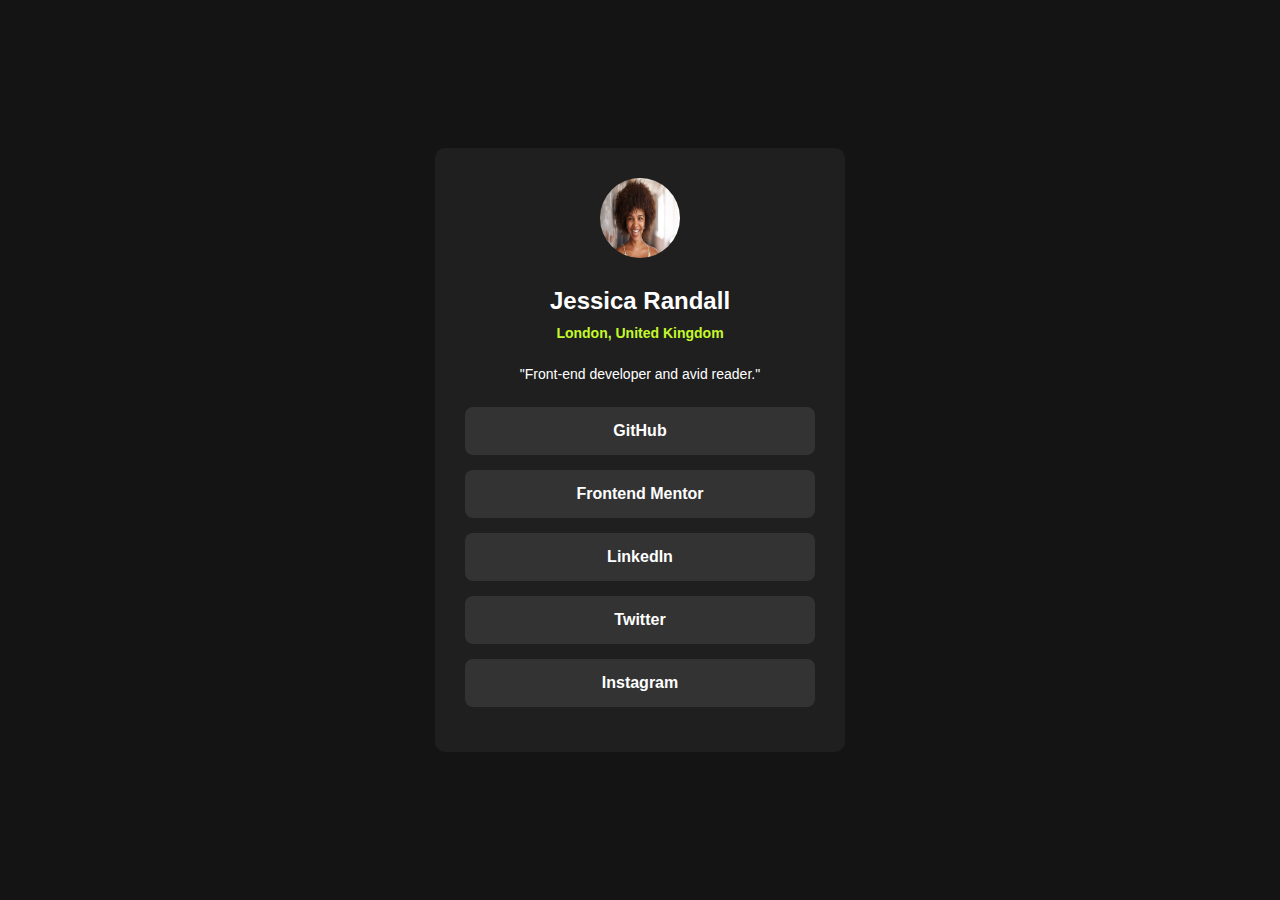
<file: challange1/index.html>
<!DOCTYPE html>
<html lang="tr">
<head>
    <meta charset="UTF-8">
    <meta name="viewport" content="width=device-width, initial-scale=1.0">
    <title>Sosyal Medya Profil Kartı</title>
    <link rel="stylesheet" href="style.css">
</head>
<body>

    <div class="profil-karti">
        <img src="image/Jessica.jpg" alt="Jessica Randall profil fotoğrafı">
        <h1>Jessica Randall</h1>
        <h3>London, United Kingdom</h3>
        <p>"Front-end developer and avid reader."</p>

        <ul>
            <li><a href="#">GitHub</a></li>
            <li><a href="#">Frontend Mentor</a></li>
            <li><a href="#">LinkedIn</a></li>
            <li><a href="#">Twitter</a></li>
            <li><a href="#">Instagram</a></li>
        </ul>
    </div>

</body>
</html>
</file>
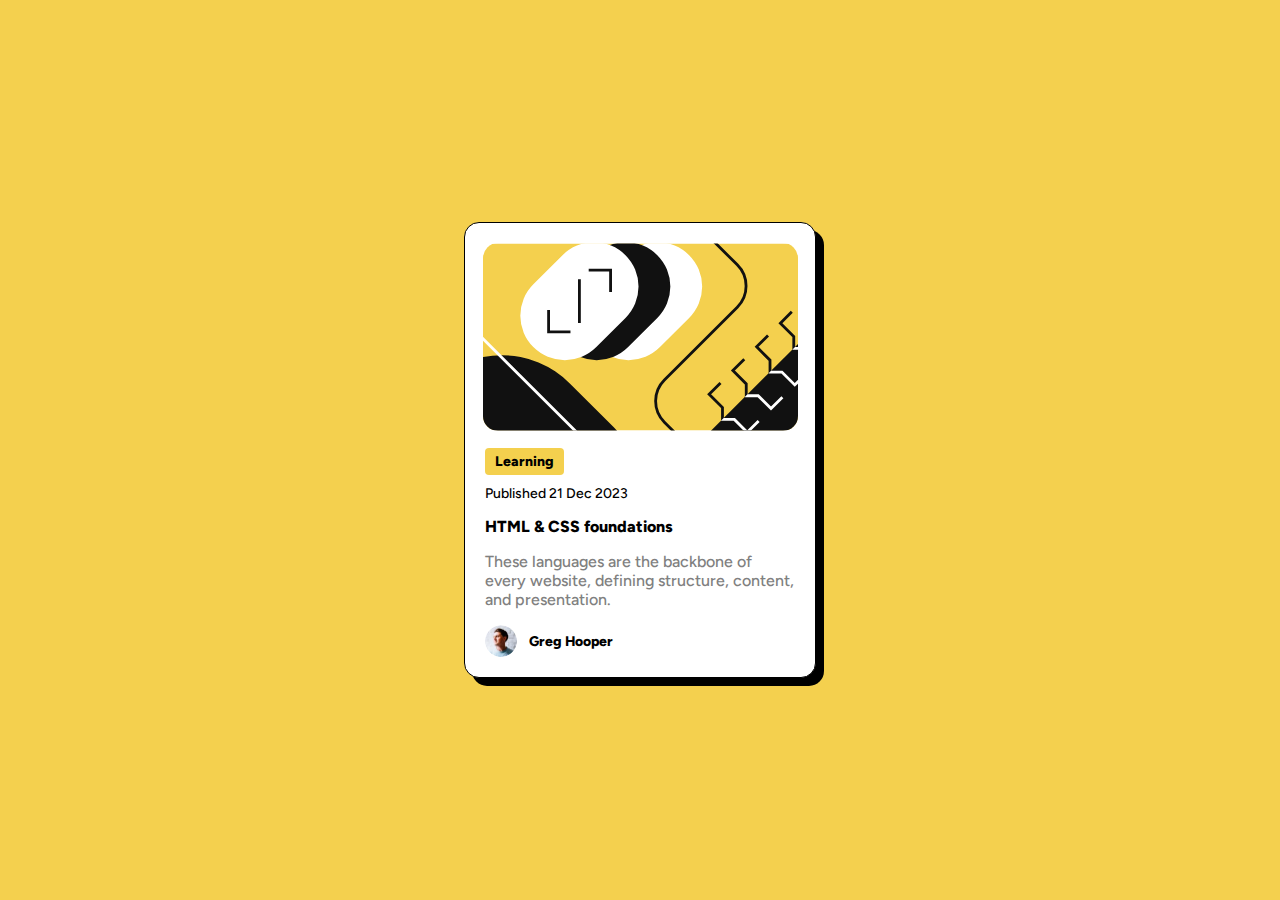
<file: challenge2/index.html>
<!DOCTYPE html>
<html lang="en">
<head>
    <meta charset="UTF-8">
    <meta name="viewport" content="width=device-width, initial-scale=1.0">
    <title>Blog Kartı</title>
    <link rel="stylesheet" href="style.css">
</head>
<body>

    <div class="kart">
        <img class="kart-resmi" src="images/illustration-article.svg" alt="HTML ve CSS temelleri illüstrasyonu">
        
        <div class="kart-icerik">
            <span class="kategori">Learning</span>
    
            <p class="tarih">Published 21 Dec 2023</p>
    
            <h2 class="baslik">HTML & CSS foundations</h2>
    
            <p class="aciklama">
                These languages are the backbone of every website,
                defining structure, content, and presentation.
            </p>
    
            <div class="yazar-bolumu">
                <img class="yazar-resmi" src="images/image-avatar.webp" alt="Greg Hooper">
                <span class="yazar-adi">Greg Hooper</span>
            </div>
    
        </div>
    
    </div>
</body>
</html>
</file>
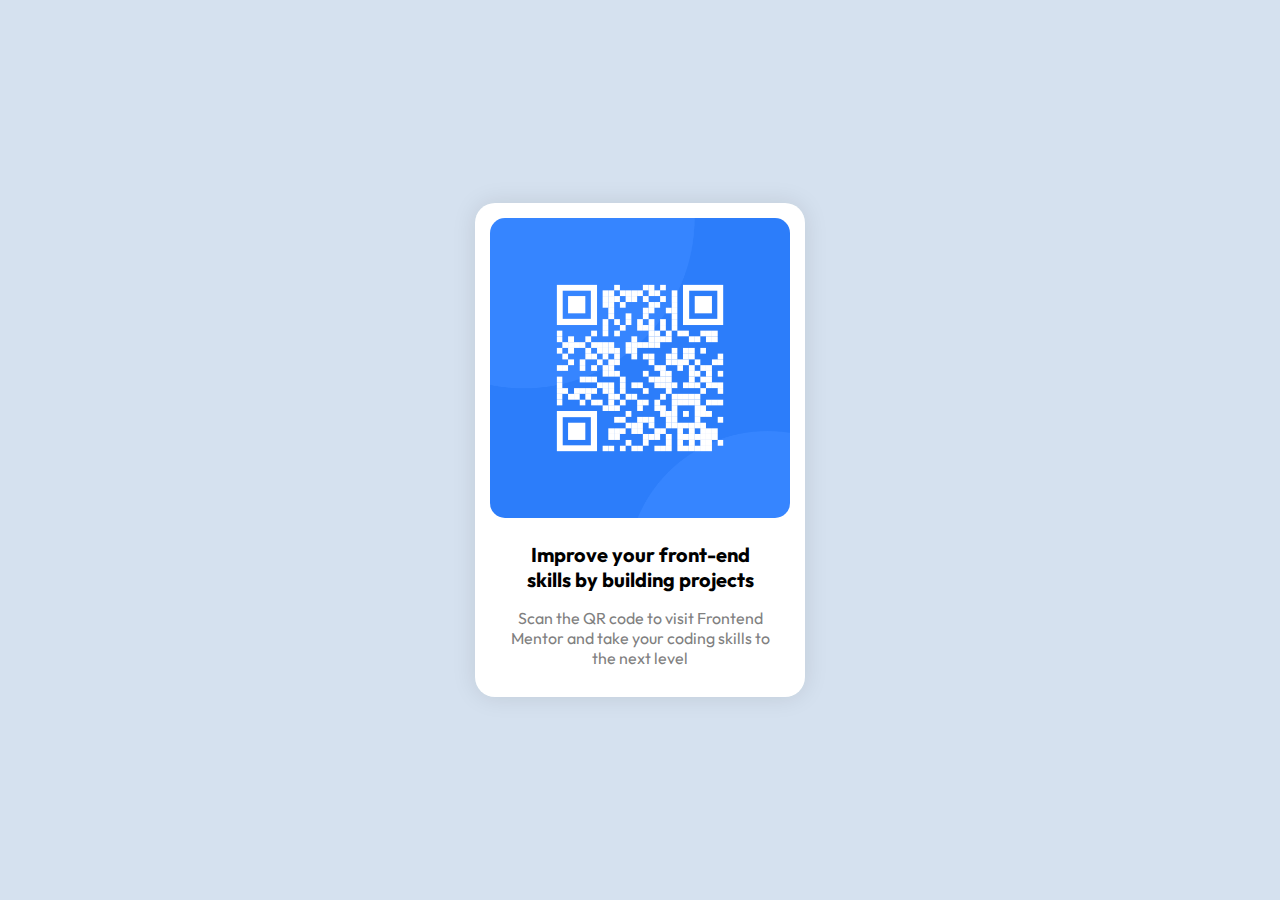
<file: challenge3/index.html>
<!DOCTYPE html>
<html lang="en">
<head>
    <meta charset="UTF-8">
    <meta name="viewport" content="width=device-width, initial-scale=1.0">
    <title>Qr code component</title>
    <link rel="stylesheet" href="style.css">
</head>
<body>
    <div class="kart">
    
        <img class="kart-resmi" src="images/image-qr-code.png" alt="image-qr-code">
    
    
        <div class="kart-icerik">
            <h3 class="baslik">Improve your front-end <br>skills  by building projects</h3>
            <p class="acıklama">Scan the QR code to visit Frontend Mentor and take your coding skills to the next level</p>
        </div>
    </div>
</body>
</html>
</file>
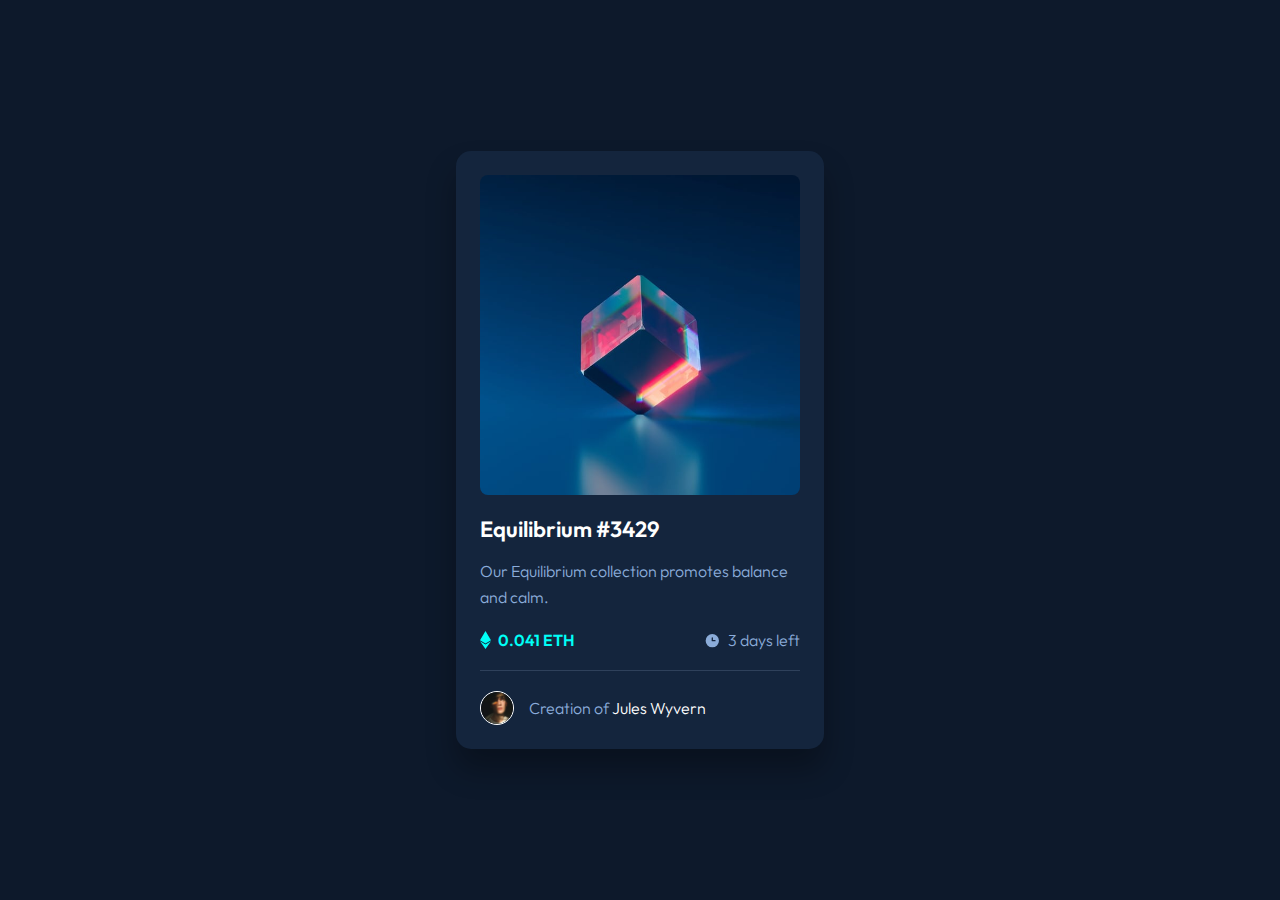
<file: challenge4/index.html>
<!DOCTYPE html>
<html lang="tr">
<head>
    <meta charset="UTF-8">
    <meta name="viewport" content="width=device-width, initial-scale=1.0">
    <title>NFT Kart Bileşeni</title>
    <link rel="stylesheet" href="style.css">

    <link rel="preconnect" href="https://fonts.googleapis.com">
    <link rel="preconnect" href="https://fonts.gstatic.com" crossorigin>
    <link href="https://fonts.googleapis.com/css2?family=Outfit:wght@300;400;600&display=swap" rel="stylesheet">
</head>
<body>

    <div class="kart">
        <div class="resim-container">
            <img class="ana-resim" src="images/image-equilibrium.jpg" alt="Equilibrium küpü">
            
            <div class="resim-overlay">
                <img class="ikon-goz" src="images/icon-view.svg" alt="Göz ikonu">
            </div>
        </div>

        <div class="kart-icerik">
            <h2 class="baslik">Equilibrium #3429</h2>
            
            <p class="aciklama">Our Equilibrium collection promotes balance and calm.</p>

            <div class="bilgi-satiri">
                <div class="eth-bilgi">
                    <img src="images/icon-ethereum.svg" alt="Ethereum ikonu">
                    <span>0.041 ETH</span>
                </div>
                <div class="zaman-bilgi">
                    <img src="images/icon-clock.svg" alt="Saat ikonu">
                    <span>3 days left</span>
                </div>
            </div>

            <hr class="cizgi">

            <div class="yaratici-bolumu">
                <img class="avatar" src="images/image-avatar.png" alt="Jules Wyvern avatarı">
                <p class="yaratici-metin">
                    <span class="yaratici-on-ek">Creation of</span>
                    <span class="yaratici-isim">Jules Wyvern</span>
                </p>
            </div>
        </div>
    </div>

</body>
</html>
</file>
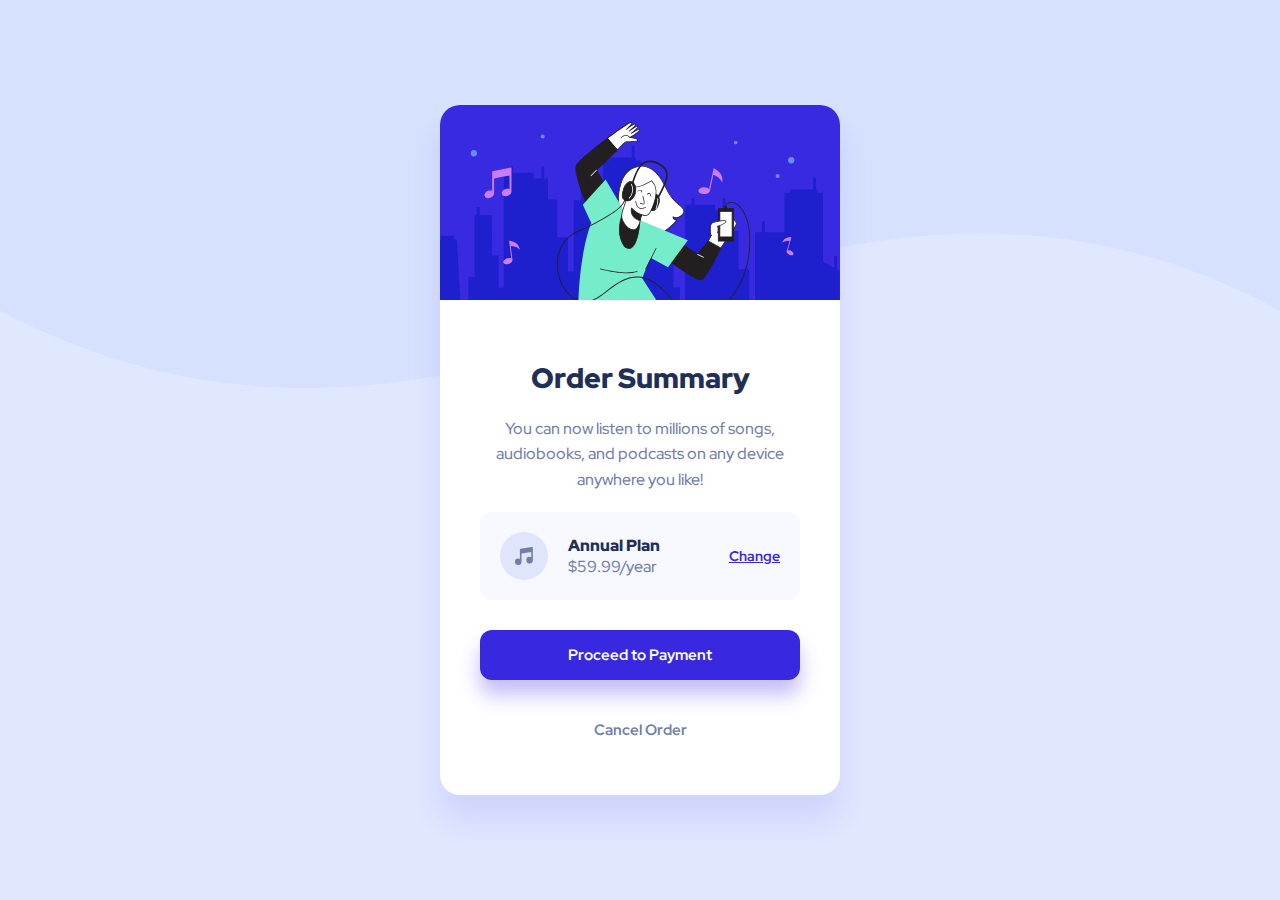
<file: challenge5/index.html>
<!DOCTYPE html>
<html lang="en">
<head>
    <meta charset="UTF-8">
    <meta name="viewport" content="width=device-width, initial-scale=1.0">
    <title>Order Summary Card</title>
    <link rel="stylesheet" href="style.css">

    <link rel="preconnect" href="https://fonts.googleapis.com">
    <link rel="preconnect" href="https://fonts.gstatic.com" crossorigin>
    <link href="https://fonts.googleapis.com/css2?family=Red+Hat+Display:wght@500;700;900&display=swap" rel="stylesheet">
</head>
<body>
    
    <div class="card">
        <img class="card-image" src="images/illustration-hero.svg" alt="illustration-hero">

        <div class="card-content">
            <h1>Order Summary</h1>
            <p>You can now listen to millions of songs, audiobooks, 
                and podcasts on any device anywhere you like!</p>

                <div class="plan-box">
                    <img class="music-icon" src="images/icon-music.svg" alt="icon-music">
                    <div class="plan-detail">
                        <strong>Annual Plan</strong>
                        <span>$59.99/year</span>
                    </div>
                    <a href="#" class="change-link">Change</a>
                </div>
                <a href="#" class="btn btn-proceed">Proceed to Payment</a>
                <a href="#" class="btn btn-cancel">Cancel Order</a>
        </div>
    </div>
 
</body>
</html>
</file>
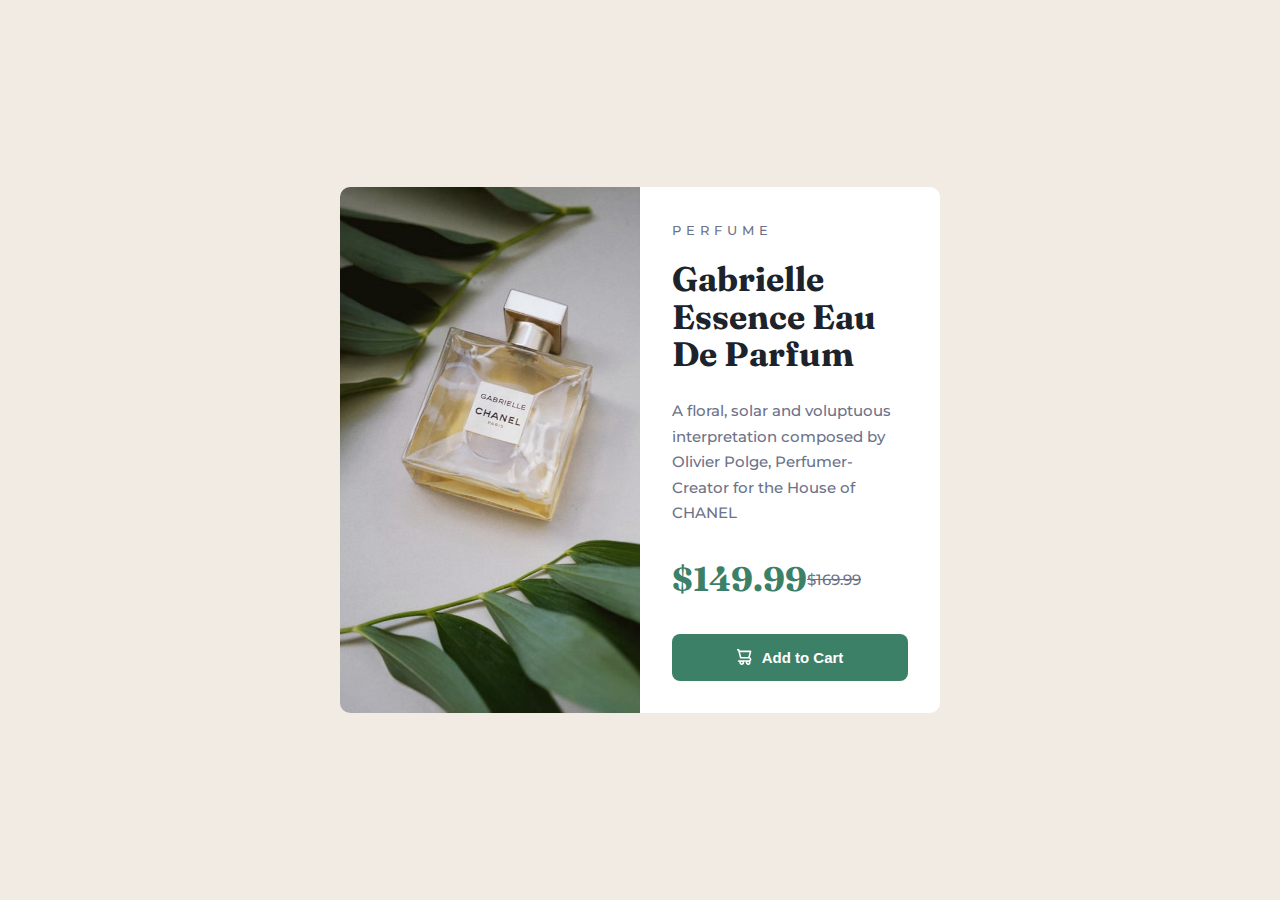
<file: challenge6/index.html>
<!DOCTYPE html>
<html lang="en">
<head>
    <meta charset="UTF-8">
    <meta name="viewport" content="width=device-width, initial-scale=1.0">
    <title>Product preview card component</title>
    <link rel="stylesheet" href="style.css">
    
    <link rel="preconnect" href="https://fonts.googleapis.com">
    <link rel="preconnect" href="https://fonts.gstatic.com" crossorigin>
    <link href="https://fonts.googleapis.com/css2?family=Fraunces:opsz,wght@9..144,700&family=Montserrat:wght@500;700&display=swap" rel="stylesheet">
</head>

<body>
    
    <div class="box">
        <div class="image">
            <img src="images/image-product-desktop.jpg" alt="">
        </div>

        <div class="content">
            <span>Perfume</span>
            <h1>Gabrielle Essence Eau De Parfum</h1>
            <div class="explanation">
                <p>A floral, solar and voluptuous interpretation composed by Olivier Polge, Perfumer-Creator for the House of CHANEL</p>
            </div>
            <div class="price">
                <strong>$149.99</strong>
                <s>$169.99</s>
            </div>
            <button class="add-cart">
                <img src="images/icon-cart.svg" alt="cart-icon">
                <span>Add to Cart</span>
            </button>
        </div>
    </div>

</body>
</html>
</file>
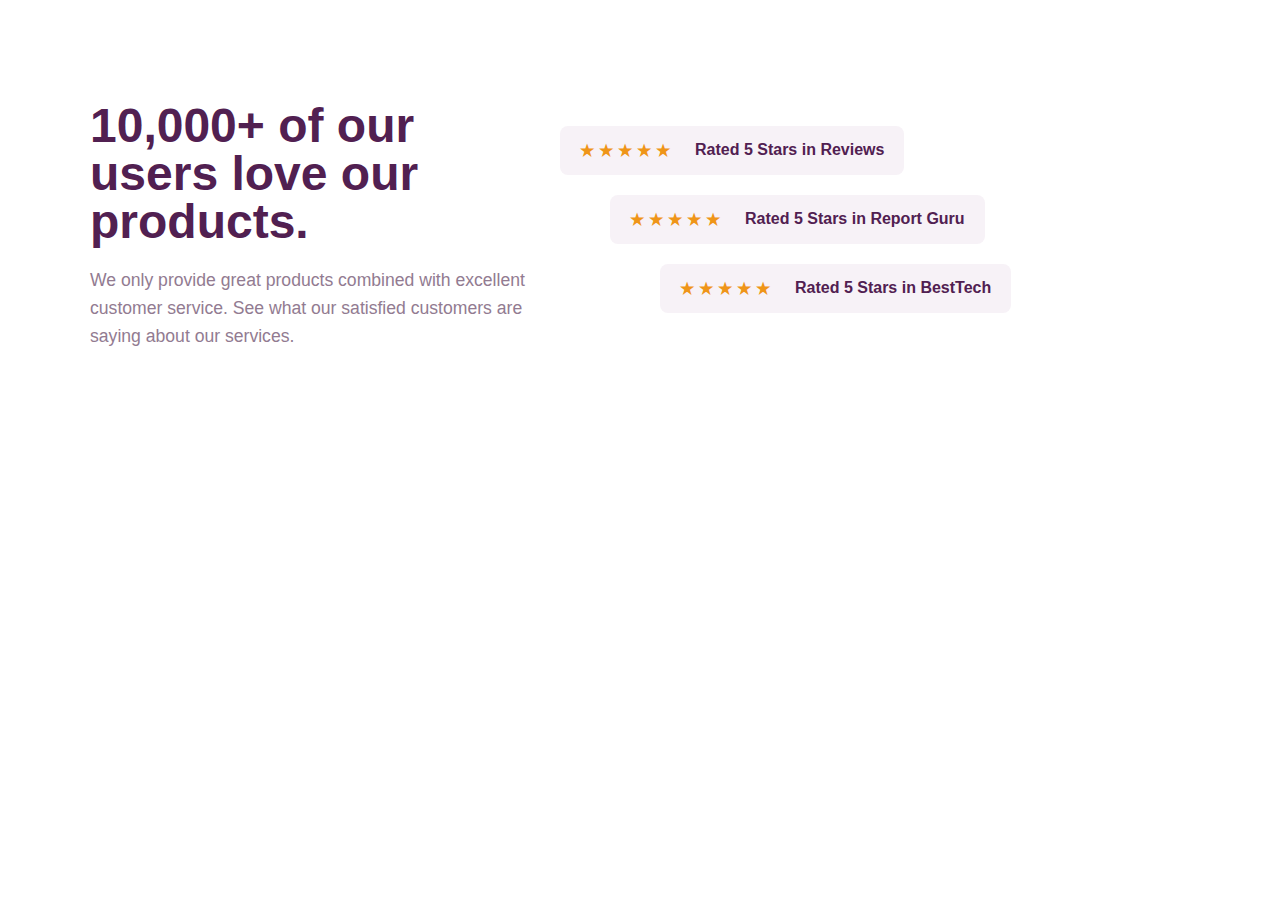
<file: challenge7/index.html>
<!DOCTYPE html>
<html lang="en">
<head>
    <meta charset="UTF-8">
    <meta name="viewport" content="width=device-width, initial-scale=1.0">
    <title>Document</title>
    <link rel="stylesheet" href="style.css">
</head>
<body>
    <div class="social-proof-container">
        <div class="top-section">
    
            <div class="text-content">
                <h1>10,000+ of our users love our products.</h1>
                <p>We only provide great products combined with excellent customer service. See what our satisfied customers
                    are saying about our services.</p>
            </div>
    
            <div class="ratings">
                <div class="rating-row row-1">
                    <div class="stars">★★★★★</div>
                    <div class="label">Rated 5 Stars in Reviews</div>
                </div>
                <div class="rating-row row-2">
                    <div class="stars">★★★★★</div>
                    <div class="label">Rated 5 Stars in Report Guru</div>
                </div>
                <div class="rating-row row-3">
                    <div class="stars">★★★★★</div>
                    <div class="label">Rated 5 Stars in BestTech</div>
                </div>
            </div>
        </div>
    </div>
</body>
</html>
</file>
<file: challange1/style.css>
body {
    background-color: #141414;
    color: #ffffff;
    font-family: sans-serif;
    display: flex;
    justify-content: center;
    align-items: center;
    min-height: 100vh;
    margin: 0;
}

.profil-karti {
    background-color: #1f1f1f;
    width: 350px;
    padding: 30px;
    border-radius: 10px;
    text-align: center;
}

.profil-karti img {
    width: 80px;
    height: 80px;
    border-radius: 50%;
    margin-bottom: 25px;
}

.profil-karti h1 {
    font-size: 24px;
    margin: 0 0 10px;
}

.profil-karti h3 {
    color: #c4f82a;
    font-size: 14px;
    font-weight: bold;
    margin: 0 0 25px;
}

.profil-karti p {
    font-size: 14px;
    margin: 0 0 25px;
}

.profil-karti ul {
    list-style-type: none;
    padding: 0;
    margin: 0;
}

.profil-karti ul li a {
    display: block;
    background-color: #333333;
    color: #ffffff;
    text-decoration: none;
    font-weight: bold;
    padding: 15px;
    margin-bottom: 15px;
    border-radius: 8px;
}

.profil-karti ul li a:hover {
    background-color: #c4f82a;
    color: #141414;
}
</file>
<file: challenge2/style.css>
@font-face {
  font-family: 'Figtree';
  
  
  src: url('fonts/static/Figtree-Medium.ttf') format('truetype');
  font-weight: 500; 
  font-style: normal;
}

@font-face {
  font-family: 'Figtree';

  /* Yolu ve formatı .ttf için güncelledik */
  src: url('fonts/static/Figtree-ExtraBold.ttf') format('truetype');
  font-weight: 800; 
  font-style: normal;
}

body {
    font-family: 'Figtree', sans-serif;
    background-color: #f4d04e;
    margin: 0;

    display: flex;
    justify-content: center;
    align-items: center;
    min-height: 100vh;
}

.kart {
    background-color: #ffffff;
    width: 350px;
    border: 1px solid #000000;
    border-radius: 15px;
    box-shadow: 8px 8px 0 #000000;
}

.kart-resmi {
    width: 90%;
    display: block;
    border-radius: 15px;
    margin: 20px auto 0; 
}

.kart-icerik {
    padding: 20px;
}

.kategori {
    background-color: #f4d04e;
    color: #000000;
    font-weight: 800;
    padding: 5px 10px;
    border-radius: 4px;
    font-size: 14px;
}

.tarih {
    font-size: 14px;
    margin-top: 15px;
    margin-bottom: 15px;
}

.baslik {
    font-size: 16px;
    font-weight: 800;
    margin: 0 0 15px 0;
}

.aciklama {
    font-size: 16px;
    color: #808080;
}

.yazar-bolumu {
    display: flex;
    align-items: center;
}

.yazar-resmi {
    width: 32px;
    height: 32px;
    border-radius: 50%;
}

.yazar-adi {
    margin-left: 12px;
    font-weight: 800;
    font-size: 14px;
}

.baslik:hover {
    color: #f4d04e;
    cursor: pointer;
}
</file>
<file: challenge3/style.css>
@import url('https://fonts.googleapis.com/css2?family=Outfit:wght@100..900&display=swap');

body{
    background-color: #d5e1ef;
    color: #000000;
    display: flex;
    justify-content: center;
    align-items: center;
    font-family: "Outfit", sans-serif;
    min-height: 100vh;
    margin: 0;
}

.kart{
    background-color: white;
    width: 300px;
    border-radius: 20px;
    padding: 15px;
    box-shadow: 0px 0px 25px rgba(0, 0, 0, 0.10);
}

.kart-resmi {
    width: 100%;
    display: block;
    border-radius: 15px;
}

.kart-icerik{
    padding: 14px 10px;
}
.baslik{
    text-align: center;
    font-size: 20px;
    padding-top: 10px;
    margin: 0 0 16px 0;
}

.acıklama {
    font-size: 16px;
    font-weight: 400;
    margin: 0;
    color: #808080;
    text-align: center;
}
</file>
<file: challenge4/style.css>
body {
    font-family: 'Outfit', sans-serif;
    background-color: #0d192b;
    color: #8bacda;
    font-size: 16px;
    font-weight: 300;

    display: flex;
    align-items: center;
    justify-content: center;
    min-height: 100vh;
    margin: 0;
}

.kart {
    background-color: #14253d;
    width: 320px;
    padding: 24px;
    border-radius: 15px;
    box-shadow: 0px 20px 30px rgba(0, 0, 0, 0.3);
}

.resim-container {
    position: relative;
    margin-bottom: 20px;
}

.ana-resim{
    width: 100%;
    display: block;
    border-radius: 8px;
}

.resim-overlay {
    position: absolute;
    top: 0; 
    left: 0;
    width: 100%;
    height: 100%;
    background-color: rgba(0, 255, 247, 0.4);
    border-radius: 8px;

    display: flex;
    justify-content: center;
    align-items: center;

    opacity: 0;
    transition: opacity 0.3s ease-in-out;
}

.resim-container:hover .resim-overlay {
    opacity: 1;
    cursor: pointer;
}

.baslik {
    color: #ffffff;
    font-size: 22px;
    font-weight: 600;
    margin: 0 0 16px 0;
    transition: color 0.3s ease;
}

.baslik:hover {
    color: #00fff7;
    cursor: pointer;
}

.aciklama {
    margin: 0 0 20px 0;
    line-height: 1.6;
}

.bilgi-satiri {
    display: flex;
    justify-content: space-between;
    align-items: center;
}

.eth-bilgi, .zaman-bilgi{
    display: flex;
    align-items: center;
}

.eth-bilgi img, .zaman-bilgi img {
    margin-right: 7px;
}

.eth-bilgi span {
    color: #00fff7;
    font-weight: 600;
}

.cizgi {
    border: none;
    height: 1px;
    background-color: #2f415b;
    margin: 20px 0 20px;
}

.yaratici-bolumu {
    display: flex;
    align-items: center;
}

.avatar {
    width: 32px;
    height: 32px;
    border-radius: 50%;
    border: 1px solid #ffffff;
    margin-right: 15px;
}

.yaratici-metin {
    margin: 0;
    color: #8bacda;
}
.yaratici-isim {
    color: #ffffff;
    transition: color 0.3s ease;
}

.yaratici-isim:hover {
    color: #00fff7;
    cursor: pointer;
}
</file>
<file: challenge5/style.css>
body {
    font-family: 'Red Hat Display', sans-serif;
    background-color: #e0e8ff;

    background-image: url(images/pattern-background-desktop.svg);
    background-repeat: no-repeat;
    background-size: contain;
    background-position: top;

    color: #7280a7;
    font-size: 16px;
    font-weight: 500;

    display: flex;
    justify-content: center;
    align-items: center;
    min-height: 100vh;
    margin: 0;
}

h1 {
    color: #1f2f56;
    font-weight: 900;
    font-size: 28px;
}

p {
    line-height: 1.6;
    margin: 0 0 20px 0;
} 

.card {
    width: 400px;
    border-radius: 20px;
    box-shadow: 0px 25px 30px rgba(56, 41, 224, 0.1);
    background-color: #ffffff;

    overflow: hidden;
} 

.card-image {
    width: 100%;
    display: block;
}

.card-content {
    padding: 40px;
    text-align: center;
}

.plan-box {
    display: flex;
    align-items: center;

    background-color: #f7f9ff;
    border-radius: 12px;
    padding: 20px;
    margin-bottom: 30px;
}

.music-icon{
    margin-right: 20px;
}

.plan-detail {
    text-align: left;
}

.plan-detail strong {
    color: #1f2f56;
    font-weight: 900;
}

.change-link {
    margin-left: right;
    color: #3829e0;
    font-size: 14px;
    font-weight: 700;
}

.change-link:hover {
    columns: #766cf1;
    text-decoration: none;
}

.btn {
    display: block;
    text-decoration: none;
    font-weight: 700;
    font-size: 15px;
    border-radius: 12px;
    padding: 15px;
    transition: all 0.3s ease;   
}

.btn-proceed {
    background-color: #3829e0;
    color: #ffffff;
    margin-bottom: 25px;
    box-shadow: 0px 15px 20px rgba(56, 41, 224, 0.3);
}
.btn-cancel {
    color: #7280a7; 
}

.btn-cancel:hover {
    color: #1f2f56; 
}
</file>
<file: challenge6/style.css>
* {
    box-sizing: border-box;
}

@import url('https://fonts.googleapis.com/css2?family=Fraunces:opsz,wght@9..144,700&family=Montserrat:wght@500;700&display=swap');

body {
    background-color: #f2ebe3;
    font-family: 'Montserrat', sans-serif;
    font-size: 15px;
    font-weight: 500;
    color: #6c7289;
    line-height: 1.7;

    display: flex;
    justify-content: center;
    align-items: center;
    min-height: 100vh;
    margin: 0;
}

.box {
    display: flex; 
    width: 600px;
    max-width: 100%; 
    background-color: #ffffff;
    border-radius: 10px;
    
    overflow: hidden; 
}

.image {
    width: 50%;
}

.image img {
    width: 100%; 
    height: 100%; 
    object-fit: cover; 
    display: block; 
}

.content {
    width: 50%;
    padding: 32px; 
}

.content > span:first-child {
    font-size: 13px;
    letter-spacing: 5px; 
    text-transform: uppercase; 
    display: block; 
    margin-bottom: 20px;
}

.content h1 {
    font-family: 'Fraunces', serif; 
    color: #1c232b; 
    font-size: 34px;
    line-height: 1.1; 
    margin: 0 0 25px 0; 
}

.content .explanation p {
    margin: 0 0 25px 0; 
}

.price {
    display: flex; 
    align-items: center; 
    margin-bottom: 25px; 
}

.price strong {
    font-family: 'Fraunces', serif; 
    font-size: 34px;
    color: #3c8067; 
}

.price span {
    font-size: 14px;
    text-decoration: line-through; 
    margin-left: 20px; 
}

.add-cart {
    display: flex;
    justify-content: center; 
    align-items: center;

    width: 100%; 
    padding: 15px;
    background-color: #3c8067; 
    color: #ffffff; 
    
    border: none;
    border-radius: 8px;
    
    font-weight: 700; 
    font-size: 15px;
    
    cursor: pointer; 
    transition: background-color 0.3s ease; 
}

.add-cart img {
    margin-right: 10px; 
}

.add-cart:hover {
    background-color: #1a4032; 
}
</file>
<file: challenge7/style.css>
.social-proof-container {
    max-width: 1100px;
    margin: 50px auto;
    font-family: 'Spartan', sans-serif;
    padding: 20px;
}

.top-section {
    display: flex;
    justify-content: space-between;
    align-items: center;
    margin-bottom: 60px;
    
}

.text-content {
    flex: 1; 
    max-width: 450px;
    padding-right: 20px;
}

.text-content h1 {
    color: #512051; 
    font-size: 3rem;
    line-height: 1;
    margin-bottom: 20px;
}

.text-content p {
    color: #927b91; 
    line-height: 1.6;
    font-size: 1.1rem;
}

.ratings {
    flex: 1;
    display: flex;
    flex-direction: column;
    gap: 20px;
}

.rating-row {
    background-color: #f7f2f7;
    padding: 15px 20px;
    border-radius: 8px;
    display: flex;
    align-items: center;
    gap: 20px;
    width: fit-content;
    color: #512051;
    font-weight: bold;
}

.stars {
    color: #ef9518;
    letter-spacing: 5px;
}

.row-1 { margin-left: 0; }
.row-2 { margin-left: 50px; }
.row-3 { margin-left: 100px; }
</file>
